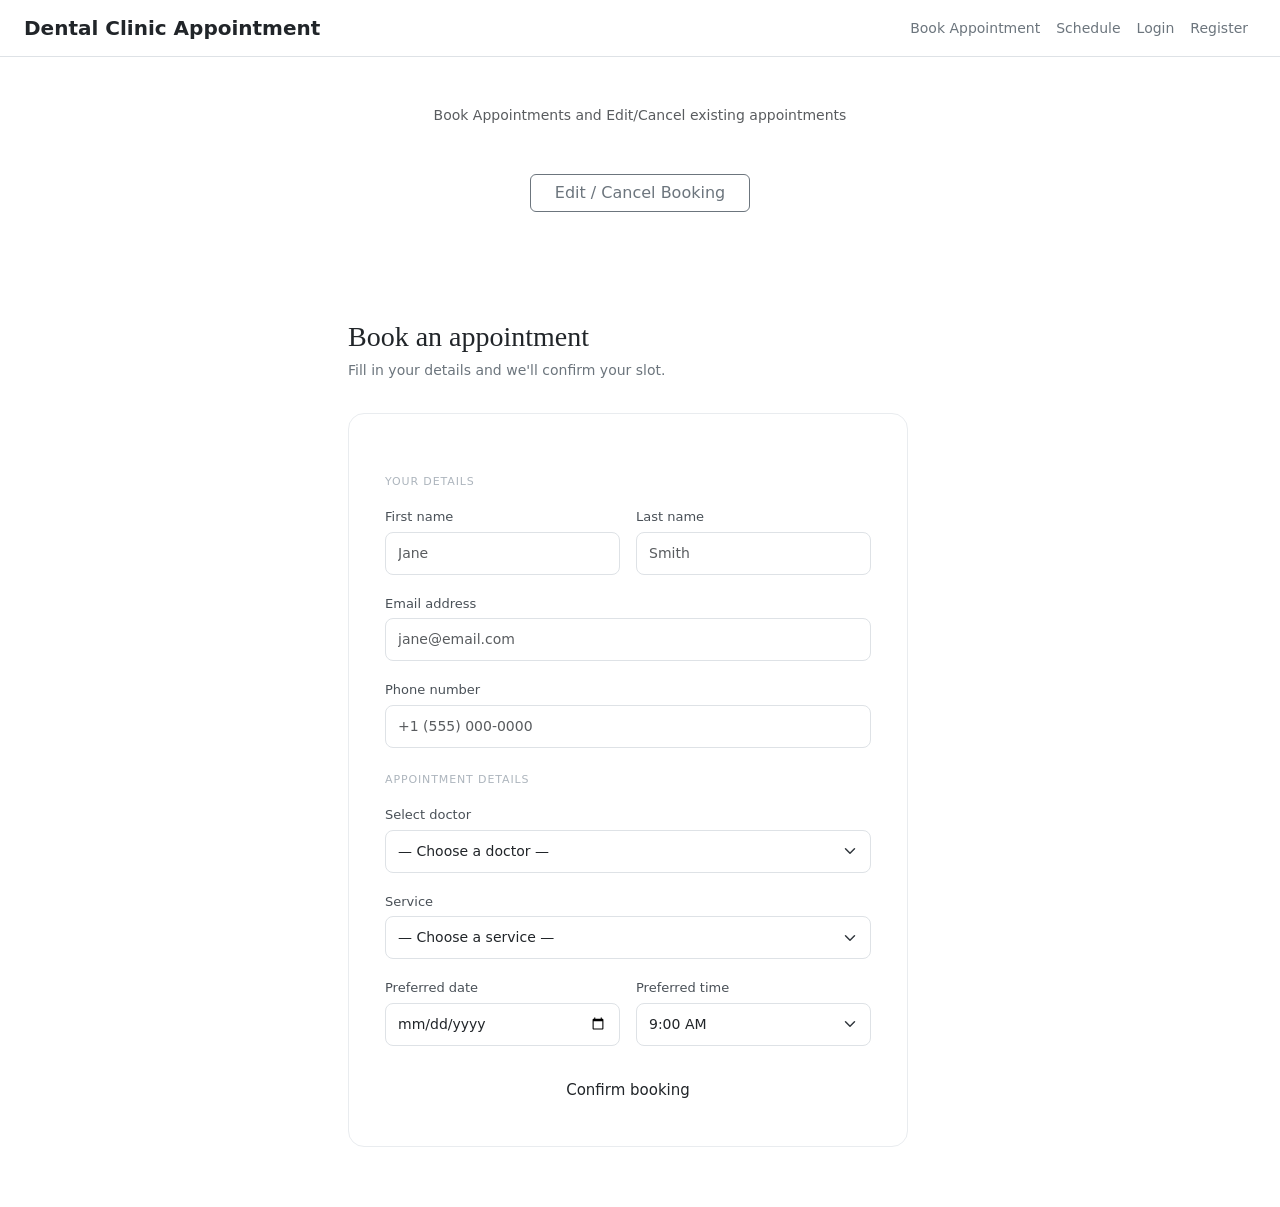
<file: index.html>
<!DOCTYPE html>
<html lang="en">
<head>
  <meta charset="UTF-8">
  <meta name="viewport" content="width=device-width, initial-scale=1.0">
  <title>Dental Appointment</title>
  <link href="https://cdn.jsdelivr.net/npm/bootstrap@5.3.2/dist/css/bootstrap.min.css" rel="stylesheet"/>
  <link rel="stylesheet" href="styles.css">
  
</head>
<body>
 
  <nav class="navbar navbar-expand-lg px-4">
    <a class="navbar-brand fw-semibold text-dark" href="index.html">Dental Clinic Appointment</a>
    <ul class="navbar-nav ms-auto">
      <li class="nav-item"><a class="nav-link" href="index.html">Book Appointment</a></li>
      <li class="nav-item"><a class="nav-link" href="Schedule.html">Schedule</a></li>
      <li class="nav-item"><a class="nav-link" href="Login.html">Login</a></li>
      <li class="nav-item"><a class="nav-link" href="Register.html">Register</a></li>
    </ul>
  </nav>

   <div class="container py-5 text-center">
    <p class="text-muted mb-5" style="font-size:14px">Book Appointments and Edit/Cancel existing appointments</p>
    <div class="d-flex justify-content-center gap-3">
      <a href="Edit.html" class="btn btn-outline-secondary px-4">Edit / Cancel Booking</a>
    </div>
  </div>
 
   <!-- BOOKING + SIDEBAR -->
  <div class="booking-section">
    <div class="row g-5 justify-content-center">
 
      <!-- BOOKING FORM -->
      <div class="col-lg-6 col-md-8">
        <h2>Book an appointment</h2>
        <p class="sub">Fill in your details and we'll confirm your slot.</p>
        <div class="booking-card">
 
          <p class="section-label">Your details</p>
          <div class="row g-3 mb-3">
            <div class="col-6">
              <label class="form-label">First name</label>
              <input type="text" class="form-control" placeholder="Jane"/>
            </div>
            <div class="col-6">
              <label class="form-label">Last name</label>
              <input type="text" class="form-control" placeholder="Smith"/>
            </div>
          </div>
          <div class="mb-3">
            <label class="form-label">Email address</label>
            <input type="email" class="form-control" placeholder="jane@email.com"/>
          </div>
          <div class="mb-3">
            <label class="form-label">Phone number</label>
            <input type="tel" class="form-control" placeholder="+1 (555) 000-0000"/>
          </div>
 
          <p class="section-label">Appointment details</p>
          <div class="mb-3">
            <label class="form-label">Select doctor</label>
            <select class="form-select">
              <option value="">— Choose a doctor —</option>
              <option>Dr. Sarah Ahmed</option>
              <option>Dr. James Liu</option>
              <option>Dr. Maria Costa</option>
            </select>
          </div>
          <div class="mb-3">
            <label class="form-label">Service</label>
            <select class="form-select">
              <option value="">— Choose a service —</option>
              <option>General Checkup</option>
              <option>Teeth Whitening</option>
              <option>Filling</option>
              <option>Orthodontics</option>
              <option>Root Canal</option>
              <option>Pediatric</option>
            </select>
          </div>
          <div class="row g-3 mb-4">
            <div class="col-6">
              <label class="form-label">Preferred date</label>
              <input type="date" class="form-control"/>
            </div>
            <div class="col-6">
              <label class="form-label">Preferred time</label>
              <select class="form-select">
                <option>9:00 AM</option>
                <option>10:00 AM</option>
                <option>11:00 AM</option>
                <option>1:00 PM</option>
                <option>2:00 PM</option>
                <option>3:00 PM</option>
                <option>4:00 PM</option>
                <option>5:00 PM</option>
              </select>
            </div>
          </div>
 
          <button class="btn btn-green w-100 py-2 rounded-3" style="font-size:15px">Confirm booking</button>
        </div>
      </div>

</body>
</html>
</file>
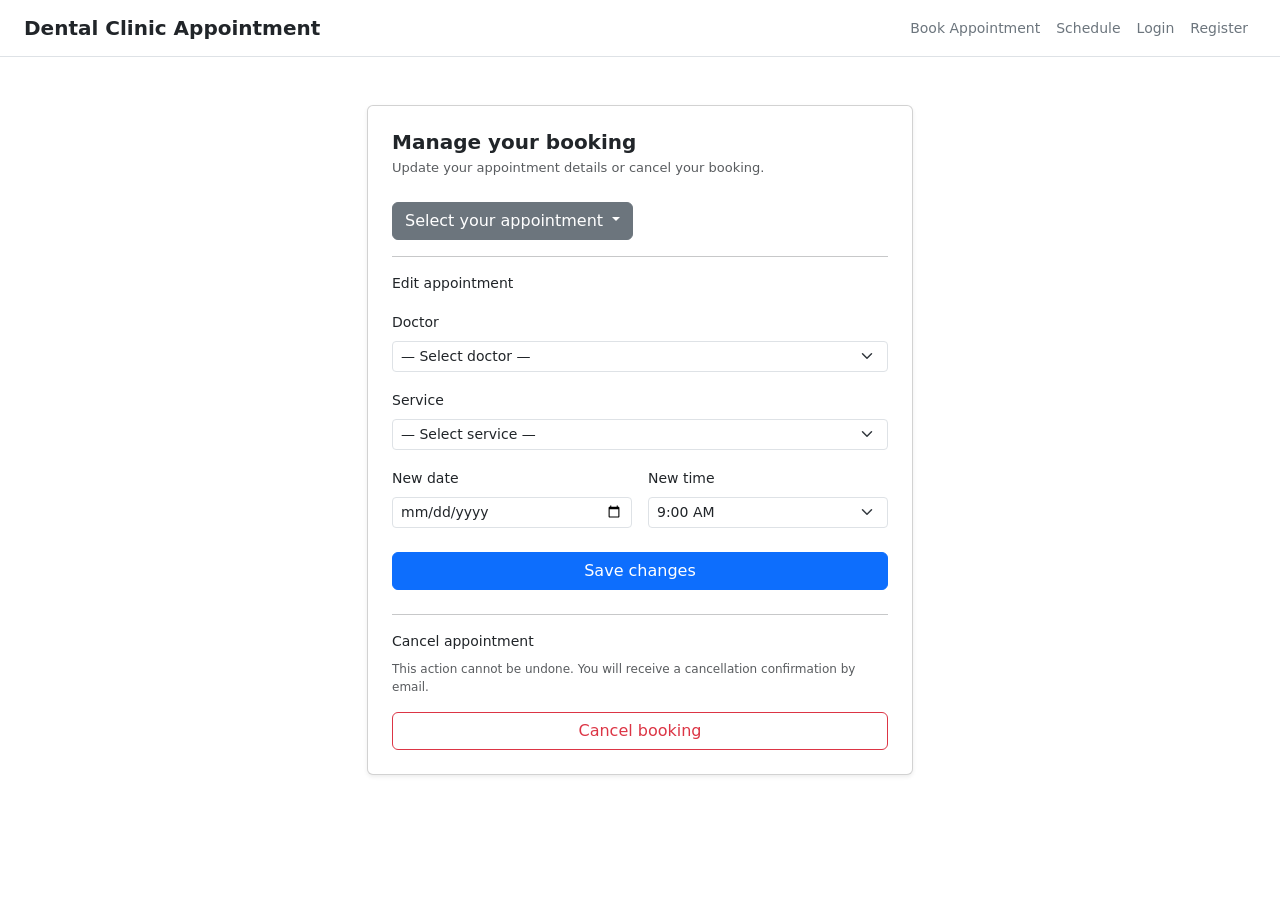
<file: Edit.html>
<!DOCTYPE html>
<html lang="en">
<head>
    <meta charset="UTF-8">
    <meta name="viewport" content="width=device-width, initial-scale=1.0">
    <title>Edit/Delete</title>
    <link href="https://cdn.jsdelivr.net/npm/bootstrap@5.3.2/dist/css/bootstrap.min.css" rel="stylesheet"/>
    <link rel="stylesheet" href="styles.css">
</head>
<body>
    <nav class="navbar navbar-expand-lg px-4">
    <a class="navbar-brand fw-semibold text-dark" href="index.html">Dental Clinic Appointment</a>
    <ul class="navbar-nav ms-auto">
      <li class="nav-item"><a class="nav-link" href="index.html">Book Appointment</a></li>
      <li class="nav-item"><a class="nav-link" href="Schedule.html">Schedule</a></li>
      <li class="nav-item"><a class="nav-link" href="Login.html">Login</a></li>
      <li class="nav-item"><a class="nav-link" href="Register.html">Register</a></li>
    </ul>
  </nav>

  <div class="container py-5">
    <div class="row justify-content-center">
      <div class="col-md-6">
        <div class="card p-4 shadow-sm">
          <h5 class="fw-semibold mb-1">Manage your booking</h5>
          <p class="text-muted mb-4" style="font-size:13px">Update your appointment details or cancel your booking.</p>
 
          <!-- CURRENT BOOKING INFO -->
           <div class="dropdown">
  <button class="btn btn-secondary dropdown-toggle" type="button" data-bs-toggle="dropdown" aria-expanded="false">
    Select your appointment
  </button>
  <ul class="dropdown-menu">
    <li><a class="dropdown-item" href="#">Appointment 1</a></li>
    <li><a class="dropdown-item" href="#">Appointment 2</a></li>
    <li><a class="dropdown-item" href="#">Appointment 3</a></li>
  </ul>
</div>
          
          <hr class="my-3"/>
 
          <!-- EDIT SECTION -->
          <p class="small fw-medium mb-3">Edit appointment</p>
 
          <div class="mb-3">
            <label class="form-label small fw-medium">Doctor</label>
            <select class="form-select form-select-sm">
              <option value="">— Select doctor —</option>
              <option>Dr. Sarah Ahmed</option>
              <option>Dr. James Liu</option>
              <option>Dr. Maria Costa</option>
            </select>
          </div>
 
          <div class="mb-3">
            <label class="form-label small fw-medium">Service</label>
            <select class="form-select form-select-sm">
              <option value="">— Select service —</option>
              <option>General Checkup</option>
              <option>Teeth Whitening</option>
              <option>Filling</option>
              <option>Orthodontics</option>
              <option>Root Canal</option>
              <option>Pediatric</option>
            </select>
          </div>
 
          <div class="row g-3 mb-4">
            <div class="col-6">
              <label class="form-label small fw-medium">New date</label>
              <input type="date" class="form-control form-control-sm"/>
            </div>
            <div class="col-6">
              <label class="form-label small fw-medium">New time</label>
              <select class="form-select form-select-sm">
                <option>9:00 AM</option>
                <option>10:00 AM</option>
                <option>11:00 AM</option>
                <option>1:00 PM</option>
                <option>2:00 PM</option>
                <option>3:00 PM</option>
                <option>4:00 PM</option>
              </select>
            </div>
          </div>
 
          <button class="btn btn-primary w-100 mb-2" onclick="saveChanges()">
            Save changes
            </button>
 
          <hr class="my-3"/>
 
          <!-- CANCEL SECTION -->
          <p class="small fw-medium mb-2">Cancel appointment</p>
          <p class="text-muted mb-3" style="font-size:12px">This action cannot be undone. You will receive a cancellation confirmation by email.</p>
          <button class="btn btn-outline-danger w-100" onclick="cancelBooking()">
            Cancel booking
            </button>
 
        </div>
      </div>
    </div>
  </div>

  <script src="https://cdn.jsdelivr.net/npm/bootstrap@5.3.2/dist/js/bootstrap.bundle.min.js"></script>
  <script>
     function saveChanges() {
    alert("Your appointment changes have been saved.");
  }

  function cancelBooking() {
    const confirmCancel = confirm("Are you sure you want to cancel your appointment? This cannot be undone.");

    if (confirmCancel) {
      alert("Your appointment has been cancelled.");
    }
  }
  </script>
</body>
</html>
</file>
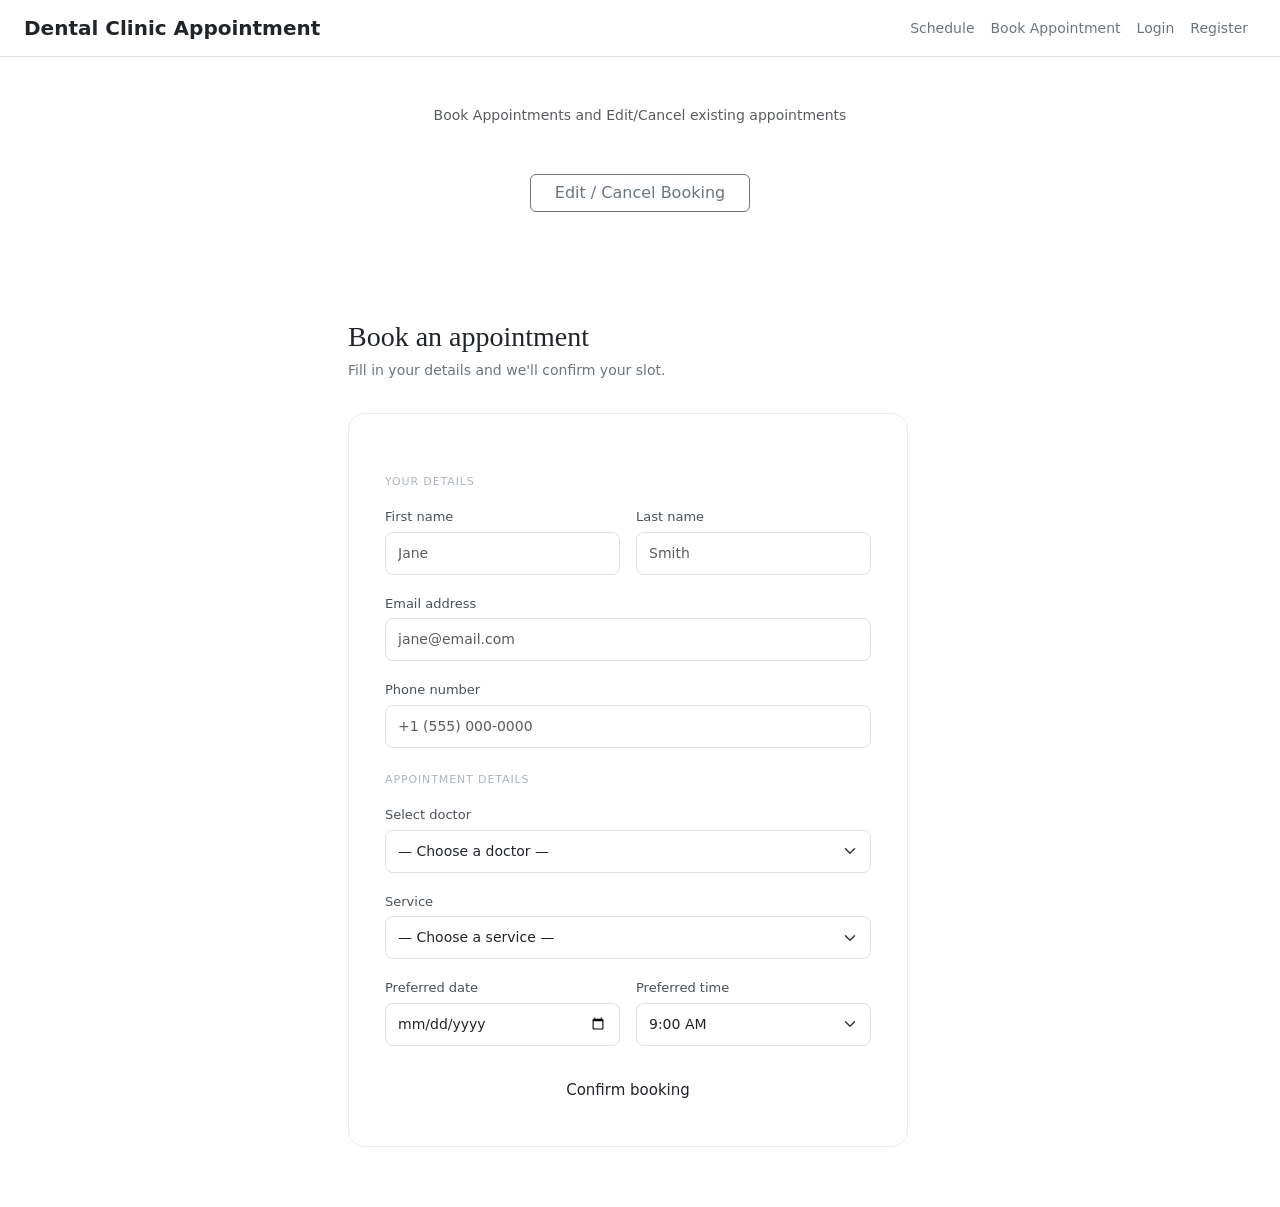
<file: dental_demo/src/main/webapp/book.html>
<!DOCTYPE html>
<html lang="en">
<head>
  <meta charset="UTF-8">
  <meta name="viewport" content="width=device-width, initial-scale=1.0">
  <title>Dental Appointment</title>
  <link href="https://cdn.jsdelivr.net/npm/bootstrap@5.3.2/dist/css/bootstrap.min.css" rel="stylesheet"/>
  <link rel="stylesheet" href="styles.css">
  
</head>
<body>
 
  <nav class="navbar navbar-expand-lg px-4">
    <a class="navbar-brand fw-semibold text-dark" href="index.html">Dental Clinic Appointment</a>
    <ul class="navbar-nav ms-auto">
      <li class="nav-item"><a class="nav-link" href="index.html">Schedule</a></li>
      <li class="nav-item"><a class="nav-link" href="book.html">Book Appointment</a></li>
      <li class="nav-item"><a class="nav-link" href="login.html">Login</a></li>
      <li class="nav-item"><a class="nav-link" href="register.html">Register</a></li>
    </ul>
  </nav>

   <div class="container py-5 text-center">
    <p class="text-muted mb-5" style="font-size:14px">Book Appointments and Edit/Cancel existing appointments</p>
    <div class="d-flex justify-content-center gap-3">
      <a href="edit.html" class="btn btn-outline-secondary px-4">Edit / Cancel Booking</a>
    </div>
  </div>
 
   <!-- BOOKING + SIDEBAR -->
  <div class="booking-section">
    <div class="row g-5 justify-content-center">
 
      <!-- BOOKING FORM -->
      <div class="col-lg-6 col-md-8">
        <h2>Book an appointment</h2>
        <p class="sub">Fill in your details and we'll confirm your slot.</p>
        <div class="booking-card">
 
          <p class="section-label">Your details</p>
          <div class="row g-3 mb-3">
            <div class="col-6">
              <label class="form-label">First name</label>
              <input type="text" class="form-control" placeholder="Jane"/>
            </div>
            <div class="col-6">
              <label class="form-label">Last name</label>
              <input type="text" class="form-control" placeholder="Smith"/>
            </div>
          </div>
          <div class="mb-3">
            <label class="form-label">Email address</label>
            <input type="email" class="form-control" placeholder="jane@email.com"/>
          </div>
          <div class="mb-3">
            <label class="form-label">Phone number</label>
            <input type="tel" class="form-control" placeholder="+1 (555) 000-0000"/>
          </div>
 
          <p class="section-label">Appointment details</p>
          <div class="mb-3">
            <label class="form-label">Select doctor</label>
            <select class="form-select">
              <option value="">— Choose a doctor —</option>
              <option>Dr. Sarah Ahmed</option>
              <option>Dr. James Liu</option>
              <option>Dr. Maria Costa</option>
            </select>
          </div>
          <div class="mb-3">
            <label class="form-label">Service</label>
            <select class="form-select">
              <option value="">— Choose a service —</option>
              <option>General Checkup</option>
              <option>Teeth Whitening</option>
              <option>Filling</option>
              <option>Orthodontics</option>
              <option>Root Canal</option>
              <option>Pediatric</option>
            </select>
          </div>
          <div class="row g-3 mb-4">
            <div class="col-6">
              <label class="form-label">Preferred date</label>
              <input type="date" class="form-control"/>
            </div>
            <div class="col-6">
              <label class="form-label">Preferred time</label>
              <select class="form-select">
                <option>9:00 AM</option>
                <option>10:00 AM</option>
                <option>11:00 AM</option>
                <option>1:00 PM</option>
                <option>2:00 PM</option>
                <option>3:00 PM</option>
                <option>4:00 PM</option>
                <option>5:00 PM</option>
              </select>
            </div>
          </div>
 
          <button class="btn btn-green w-100 py-2 rounded-3" style="font-size:15px">Confirm booking</button>
        </div>
      </div>

</body>
</html>
</file>
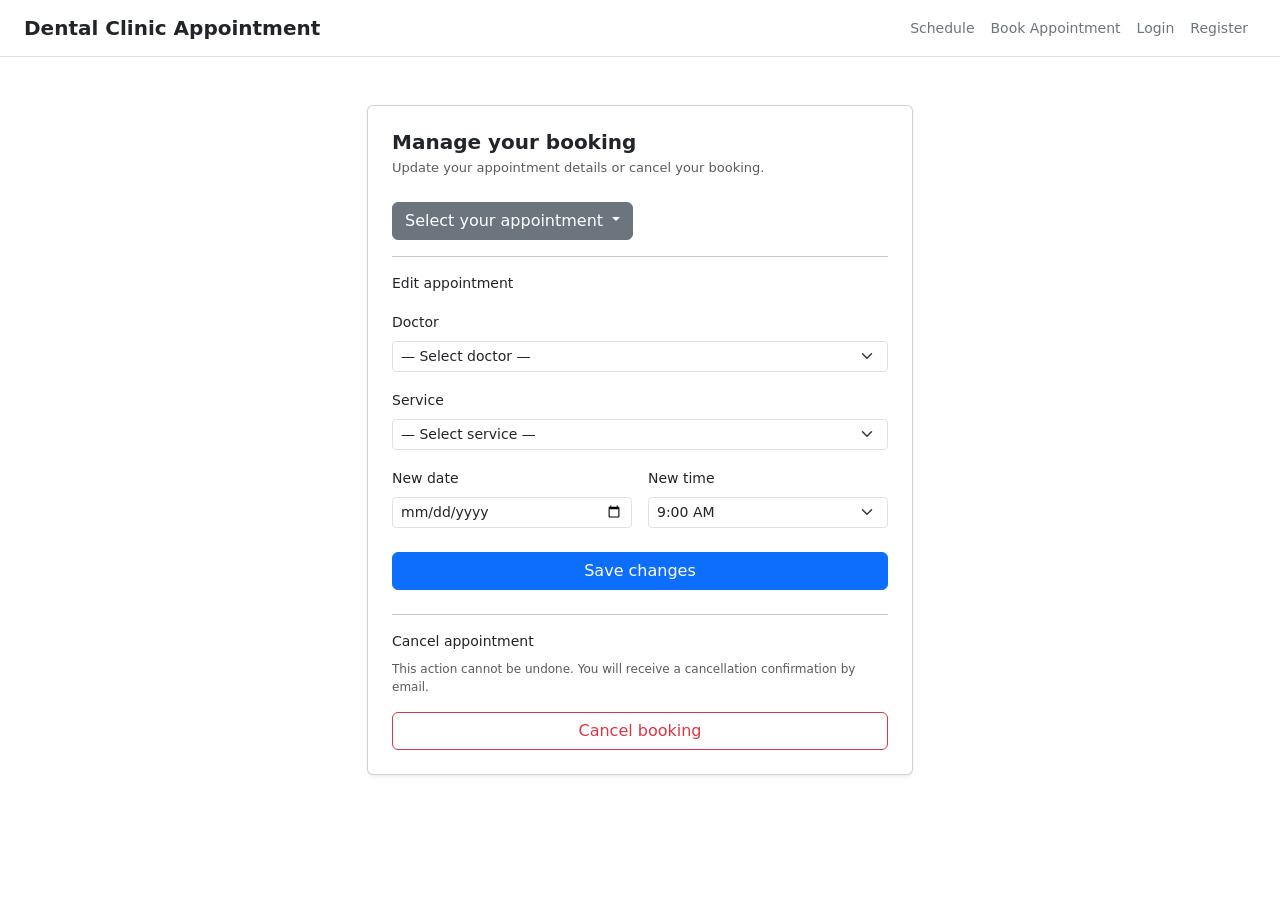
<file: dental_demo/src/main/webapp/edit.html>
<!DOCTYPE html>
<html lang="en">
<head>
    <meta charset="UTF-8">
    <meta name="viewport" content="width=device-width, initial-scale=1.0">
    <title>Edit/Delete</title>
    <link href="https://cdn.jsdelivr.net/npm/bootstrap@5.3.2/dist/css/bootstrap.min.css" rel="stylesheet"/>
    <link rel="stylesheet" href="styles.css">
</head>
<body>
    <nav class="navbar navbar-expand-lg px-4">
    <a class="navbar-brand fw-semibold text-dark" href="index.html">Dental Clinic Appointment</a>
    <ul class="navbar-nav ms-auto">
      <li class="nav-item"><a class="nav-link" href="index.html">Schedule</a></li>
      <li class="nav-item"><a class="nav-link" href="book.html">Book Appointment</a></li>
      <li class="nav-item"><a class="nav-link" href="login.html">Login</a></li>
      <li class="nav-item"><a class="nav-link" href="register.html">Register</a></li>
    </ul>
  </nav>

  <div class="container py-5">
    <div class="row justify-content-center">
      <div class="col-md-6">
        <div class="card p-4 shadow-sm">
          <h5 class="fw-semibold mb-1">Manage your booking</h5>
          <p class="text-muted mb-4" style="font-size:13px">Update your appointment details or cancel your booking.</p>
 
          <!-- CURRENT BOOKING INFO -->
           <div class="dropdown">
  <button class="btn btn-secondary dropdown-toggle" type="button" data-bs-toggle="dropdown" aria-expanded="false">
    Select your appointment
  </button>
  <ul class="dropdown-menu">
    <li><a class="dropdown-item" href="#">Appointment 1</a></li>
    <li><a class="dropdown-item" href="#">Appointment 2</a></li>
    <li><a class="dropdown-item" href="#">Appointment 3</a></li>
  </ul>
</div>
          
          <hr class="my-3"/>
 
          <!-- EDIT SECTION -->
          <p class="small fw-medium mb-3">Edit appointment</p>
 
          <div class="mb-3">
            <label class="form-label small fw-medium">Doctor</label>
            <select class="form-select form-select-sm">
              <option value="">— Select doctor —</option>
              <option>Dr. Sarah Ahmed</option>
              <option>Dr. James Liu</option>
              <option>Dr. Maria Costa</option>
            </select>
          </div>
 
          <div class="mb-3">
            <label class="form-label small fw-medium">Service</label>
            <select class="form-select form-select-sm">
              <option value="">— Select service —</option>
              <option>General Checkup</option>
              <option>Teeth Whitening</option>
              <option>Filling</option>
              <option>Orthodontics</option>
              <option>Root Canal</option>
              <option>Pediatric</option>
            </select>
          </div>
 
          <div class="row g-3 mb-4">
            <div class="col-6">
              <label class="form-label small fw-medium">New date</label>
              <input type="date" class="form-control form-control-sm"/>
            </div>
            <div class="col-6">
              <label class="form-label small fw-medium">New time</label>
              <select class="form-select form-select-sm">
                <option>9:00 AM</option>
                <option>10:00 AM</option>
                <option>11:00 AM</option>
                <option>1:00 PM</option>
                <option>2:00 PM</option>
                <option>3:00 PM</option>
                <option>4:00 PM</option>
              </select>
            </div>
          </div>
 
          <button class="btn btn-primary w-100 mb-2" onclick="saveChanges()">
            Save changes
            </button>
 
          <hr class="my-3"/>
 
          <!-- CANCEL SECTION -->
          <p class="small fw-medium mb-2">Cancel appointment</p>
          <p class="text-muted mb-3" style="font-size:12px">This action cannot be undone. You will receive a cancellation confirmation by email.</p>
          <button class="btn btn-outline-danger w-100" onclick="cancelBooking()">
            Cancel booking
            </button>
 
        </div>
      </div>
    </div>
  </div>

  <script src="https://cdn.jsdelivr.net/npm/bootstrap@5.3.2/dist/js/bootstrap.bundle.min.js"></script>
  <script>
     function saveChanges() {
    alert("Your appointment changes have been saved.");
  }

  function cancelBooking() {
    const confirmCancel = confirm("Are you sure you want to cancel your appointment? This cannot be undone.");

    if (confirmCancel) {
      alert("Your appointment has been cancelled.");
    }
  }
  </script>
</body>
</html>
</file>
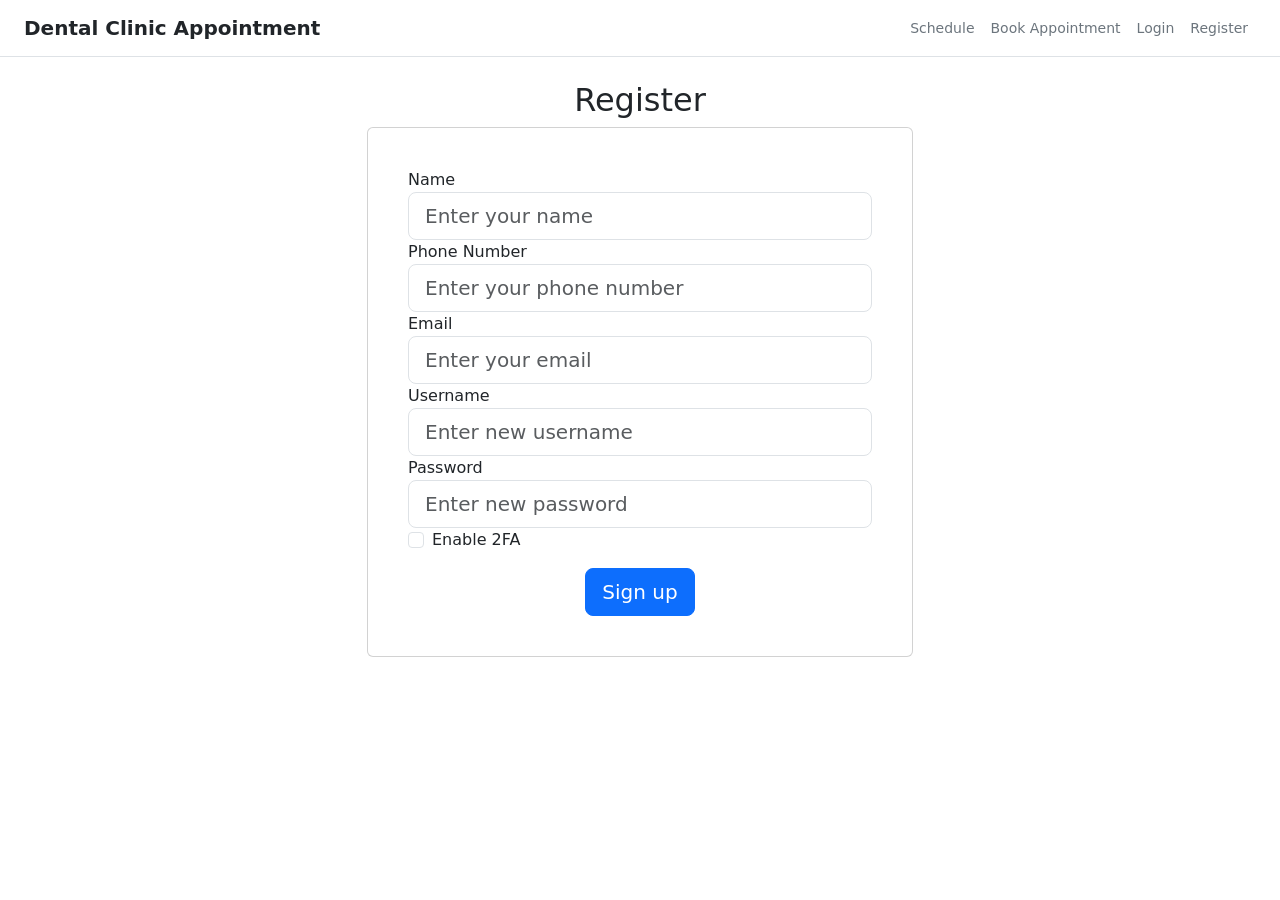
<file: dental_demo/src/main/webapp/register.html>
<!DOCTYPE html>
<html lang="en">

<head>
	<meta charset="UTF-8">
	<meta name="viewport" content="width=device-width, initial-scale=1.0">
	<title>Register</title>
	<link href="https://cdn.jsdelivr.net/npm/bootstrap@5.3.2/dist/css/bootstrap.min.css" rel="stylesheet" />
	<link rel="stylesheet" href="styles.css">

</head>

<body>

	<nav class="navbar navbar-expand-lg px-4">
		<a class="navbar-brand fw-semibold text-dark" href="index.html">Dental Clinic Appointment</a>
		<ul class="navbar-nav ms-auto">
			<li class="nav-item"><a class="nav-link" href="index.html">Schedule</a></li>
			<li class="nav-item"><a class="nav-link" href="book.html">Book Appointment</a></li>
			<li class="nav-item"><a class="nav-link" href="login.html">Login</a></li>
			<li class="nav-item"><a class="nav-link" href="register.html">Register</a></li>
		</ul>
	</nav>

	<div class="container h-100">
		<div class="row h-100">
			<div class="col-sm-10 col-md-8 col-lg-6 mx-auto d-table h-100">
				<div class="d-table-cell align-middle">

					<!-- REGISTER CARD -->
					<div class="text-center mt-4">
						<h1 class="h2">Register</h1>
					</div>

					<div class="card">
						<div class="card-body">
							<div class="m-sm-4">
								<form id="registerForm" action="register" method="POST">
									<div class="form-group">
										<label>Name</label>
										<input class="form-control form-control-lg" type="text" name="name"
											placeholder="Enter your name">
									</div>
									<div class="form-group">
										<label>Phone Number</label>
										<input class="form-control form-control-lg" type="text" name="phone"
											placeholder="Enter your phone number">
									</div>
									<div class="form-group">
										<label>Email</label>
										<input class="form-control form-control-lg" type="email" name="email"
											placeholder="Enter your email">
									</div>
									<div class="form-group">
										<label>Username</label>
										<input class="form-control form-control-lg" type="text" id="username"
											name="username" placeholder="Enter new username">
									</div>
									<div class="form-group">
										<label>Password</label>
										<input class="form-control form-control-lg" type="password" id="password"
											name="password" placeholder="Enter new password">
									</div>
									<div class="form-check mb-3">
										<input class="form-check-input" type="checkbox" id="enable2fa"
											onchange="toggle2FA()">
										<label class="form-check-label">Enable 2FA</label>
									</div>
									<div class="text-center mt-3">
										<!-- <a href="#" class="btn btn-lg btn-primary">Sign up</a> -->
										<button class="btn btn-lg btn-primary" type="submit">Sign up</button>
									</div>

								</form>
								<p id="error" style="color:red;"></p>
							</div>
						</div>
					</div>

				</div>
			</div>
		</div>
	</div>

	<script>
		function showErrorFromUrl() {
			const params = new URLSearchParams(window.location.search);
			const error = params.get("error");

			if (error) {
				document.getElementById("error").innerText = error;

				// optional: clean the URL after showing the error
				window.history.replaceState({}, document.title, window.location.pathname);
			}
		}

		function validateRegisterForm(e) {
			const username = document.getElementById("username").value.trim();
			const password = document.getElementById("password").value.trim();
			const errorElement = document.getElementById("error");

			// clear old error first
			errorElement.innerText = "";

			if (!username || !password) {
				e.preventDefault();
				errorElement.innerText = "Please fill all fields";
			}
		}

		function setupRegisterValidation() {
			const form = document.getElementById("registerForm");
			form.addEventListener("submit", validateRegisterForm);
		}

		document.addEventListener("DOMContentLoaded", function () {
			showErrorFromUrl();
			setupRegisterValidation();
		});
	</script>
</body>

</html>
</file>
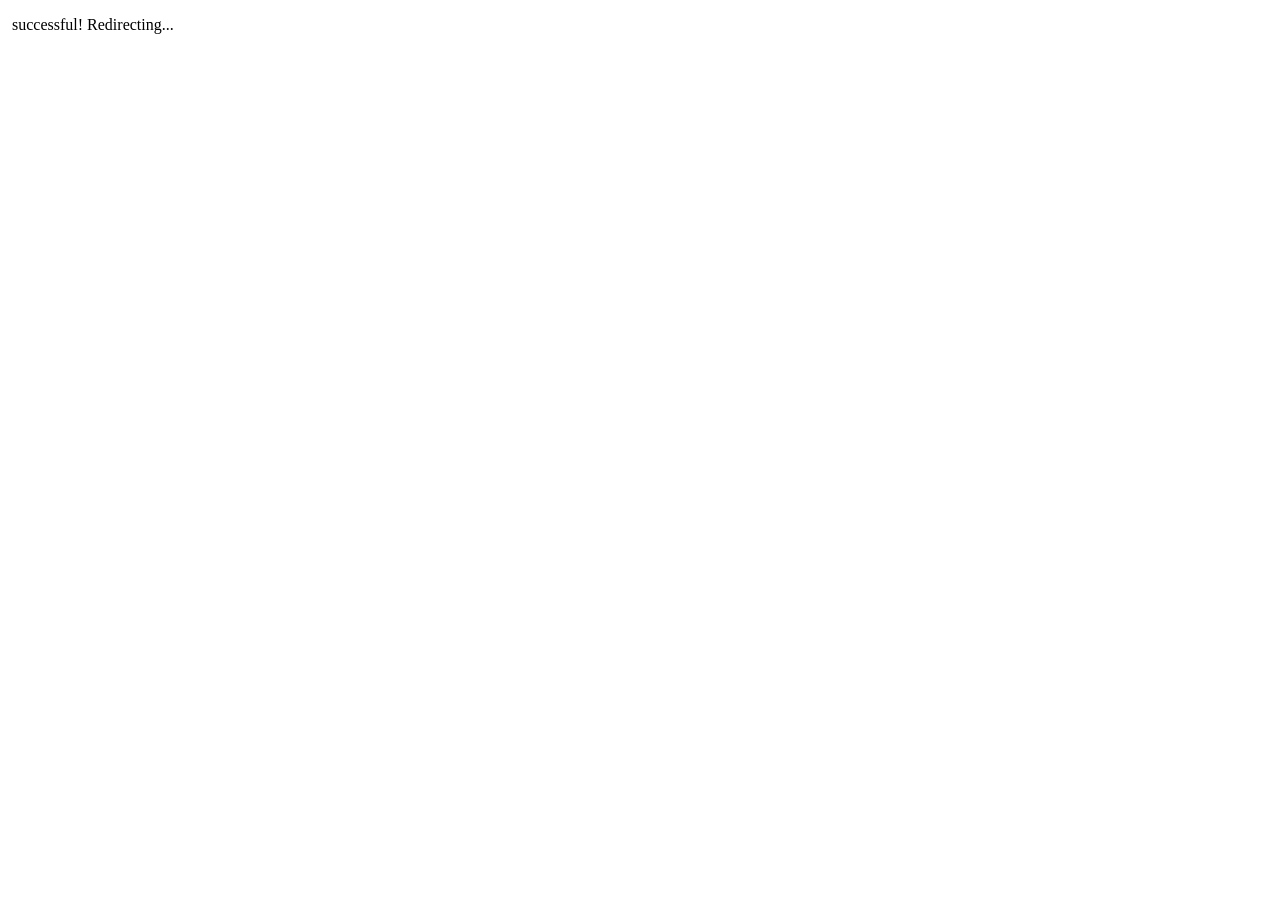
<file: dental_demo/src/main/webapp/success.html>
<!DOCTYPE html>
<html>

<head>
    <title>Success</title>
</head>

<body>

    <p id="msg"><span id="actionmsg"></span>&nbsp;successful! Redirecting...</p>

    <script>
        function showActionFromUrl() {
            const params = new URLSearchParams(window.location.search);
            const actionmsg = params.get("action");

            if (actionmsg) {
                document.getElementById("actionmsg").innerText = actionmsg;
                window.history.replaceState({}, document.title, window.location.pathname);
            }
        }
        document.addEventListener("DOMContentLoaded", function () {
            showActionFromUrl();
        });

        setTimeout(function () {
            window.location.href = "book.html";
        }, 3000); // 3 seconds
    </script>

</body>

</html>
</file>
<file: styles.css>
/* ── NAVBAR ── */
.navbar {
  background: #fff;
  border-bottom: 1px solid #dee2e6;
}

.nav-link {
  color: #6c757d;
  font-size: 14px;
}

.nav-link:hover {
  color: #212529;
}

/* ── BOOKING SECTION ── */
.booking-section {
  padding: 60px 32px;
}

.booking-section h2 {
  font-family: 'DM Serif Display', serif;
  font-size: 28px;
  font-weight: 400;
  margin-bottom: 6px;
}

.booking-section .sub {
  color: #6c757d;
  font-size: 14px;
  margin-bottom: 32px;
}

.booking-card {
  background: #fff;
  border: 1px solid #e9ecef;
  border-radius: 16px;
  padding: 36px;
  max-width: 560px;
}

.booking-card .form-label {
  font-size: 13px;
  font-weight: 500;
  color: #495057;
  margin-bottom: 5px;
}

.booking-card .form-control,
.booking-card .form-select {
  font-size: 14px;
  border-color: #dee2e6;
  border-radius: 8px;
  padding: 10px 12px;
}

.booking-card .form-control:focus,
.booking-card .form-select:focus {
  border-color: var(--green);
  box-shadow: 0 0 0 3px rgba(29, 158, 117, 0.12);
}

.booking-card .section-label {
  font-size: 11px;
  font-weight: 500;
  text-transform: uppercase;
  letter-spacing: 0.08em;
  color: #adb5bd;
  margin-bottom: 14px;
  margin-top: 24px;
}
</file>
<file: dental_demo/src/main/webapp/styles.css>
/* ── NAVBAR ── */
.navbar {
  background: #fff;
  border-bottom: 1px solid #dee2e6;
}

.nav-link {
  color: #6c757d;
  font-size: 14px;
}

.nav-link:hover {
  color: #212529;
}

/* ── BOOKING SECTION ── */
.booking-section {
  padding: 60px 32px;
}

.booking-section h2 {
  font-family: 'DM Serif Display', serif;
  font-size: 28px;
  font-weight: 400;
  margin-bottom: 6px;
}

.booking-section .sub {
  color: #6c757d;
  font-size: 14px;
  margin-bottom: 32px;
}

.booking-card {
  background: #fff;
  border: 1px solid #e9ecef;
  border-radius: 16px;
  padding: 36px;
  max-width: 560px;
}

.booking-card .form-label {
  font-size: 13px;
  font-weight: 500;
  color: #495057;
  margin-bottom: 5px;
}

.booking-card .form-control,
.booking-card .form-select {
  font-size: 14px;
  border-color: #dee2e6;
  border-radius: 8px;
  padding: 10px 12px;
}

.booking-card .form-control:focus,
.booking-card .form-select:focus {
  border-color: var(--green);
  box-shadow: 0 0 0 3px rgba(29, 158, 117, 0.12);
}

.booking-card .section-label {
  font-size: 11px;
  font-weight: 500;
  text-transform: uppercase;
  letter-spacing: 0.08em;
  color: #adb5bd;
  margin-bottom: 14px;
  margin-top: 24px;
}
</file>
